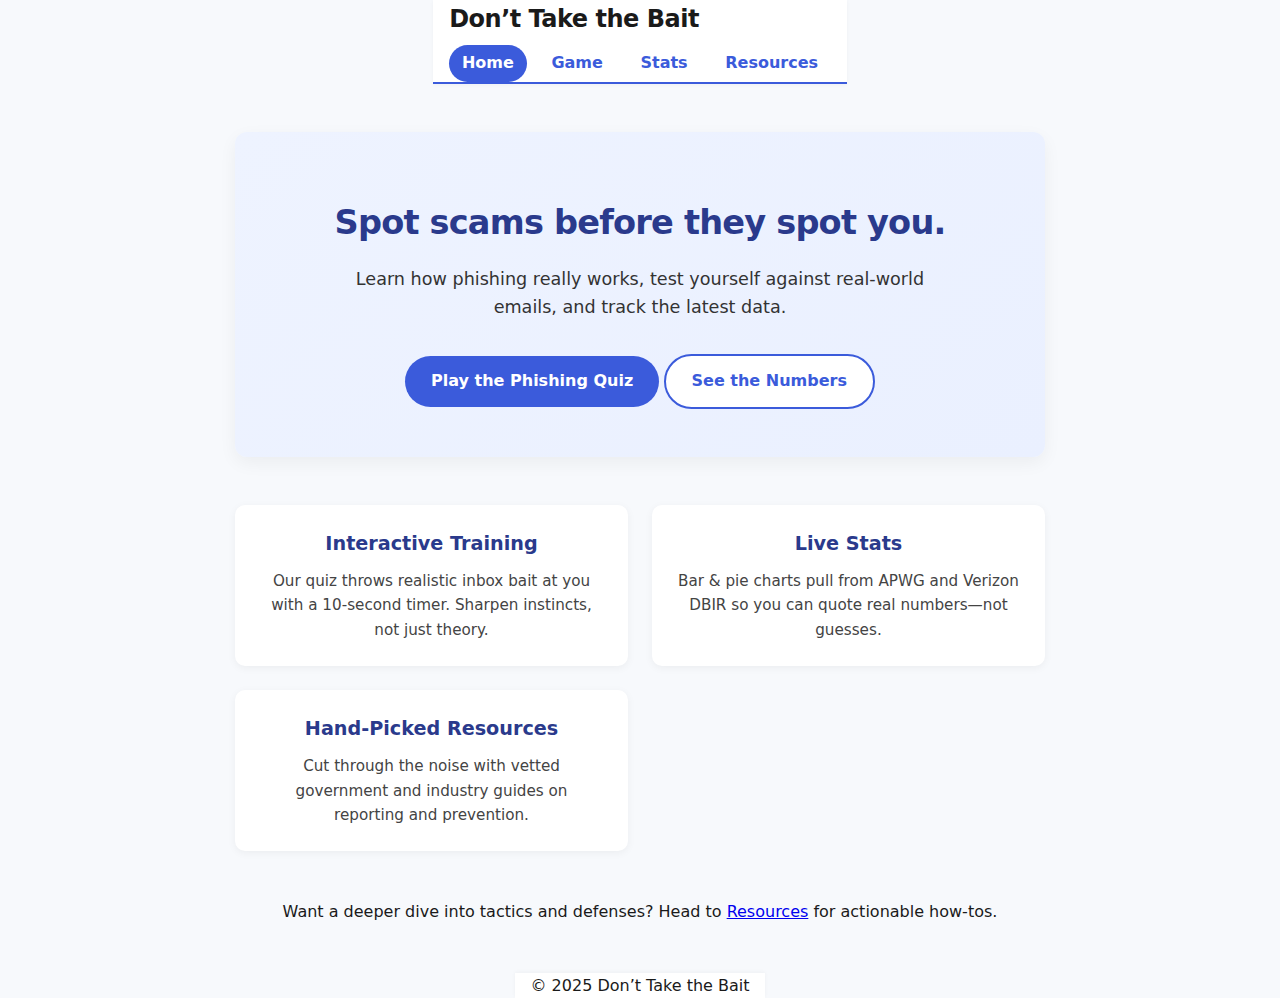
<file: index.html>
<!DOCTYPE html>
<html lang="en">
<head>
  <meta charset="UTF-8" />
  <meta name="viewport" content="width=device-width, initial-scale=1.0" />
  <title>Don't Take the Bait – Anti‑Phishing Hub</title>
  <link rel="stylesheet" href="style.css" />
</head>
<body>
  <header class="wrapper">
    <h1>Don’t Take the Bait</h1>
    <nav>
      <a href="index.html" aria-current="page">Home</a>
      <a href="game.html">Game</a>
      <a href="statistics.html">Stats</a>
      <a href="resources.html">Resources</a> <!-- far‑right on flex order -->
    </nav>
  </header>

  <main class="wrapper">
    <!-- HERO -->
    <section class="hero">
      <h2>Spot scams <span style="white-space:nowrap">before they spot you.</span></h2>
      <p>Learn how phishing really works, test yourself against real‑world emails, and track the latest data.</p>
      <a href="game.html" class="button">Play the Phishing Quiz</a>
      <a href="statistics.html" class="button secondary">See the Numbers</a>
    </section>

    <!-- FEATURE CARDS -->
    <section>
      <div class="card-grid">
        <div class="card">
          <h3>Interactive Training</h3>
          <p>Our quiz throws realistic inbox bait at you with a 10‑second timer. Sharpen instincts, not just theory.</p>
        </div>
        <div class="card">
          <h3>Live Stats</h3>
          <p>Bar & pie charts pull from APWG and Verizon DBIR so you can quote real numbers—not guesses.</p>
        </div>
        <div class="card">
          <h3>Hand‑Picked Resources</h3>
          <p>Cut through the noise with vetted government and industry guides on reporting and prevention.</p>
        </div>
      </div>
    </section>

    <!-- CALL TO ACTION -->
    <section class="text-center mt-2">
      <p>Want a deeper dive into tactics and defenses? Head to <a href="resources.html">Resources</a> for actionable how‑tos.</p>
    </section>
  </main>

  <footer class="wrapper">© 2025 Don’t Take the Bait</footer>
</body>
</html>
</file>
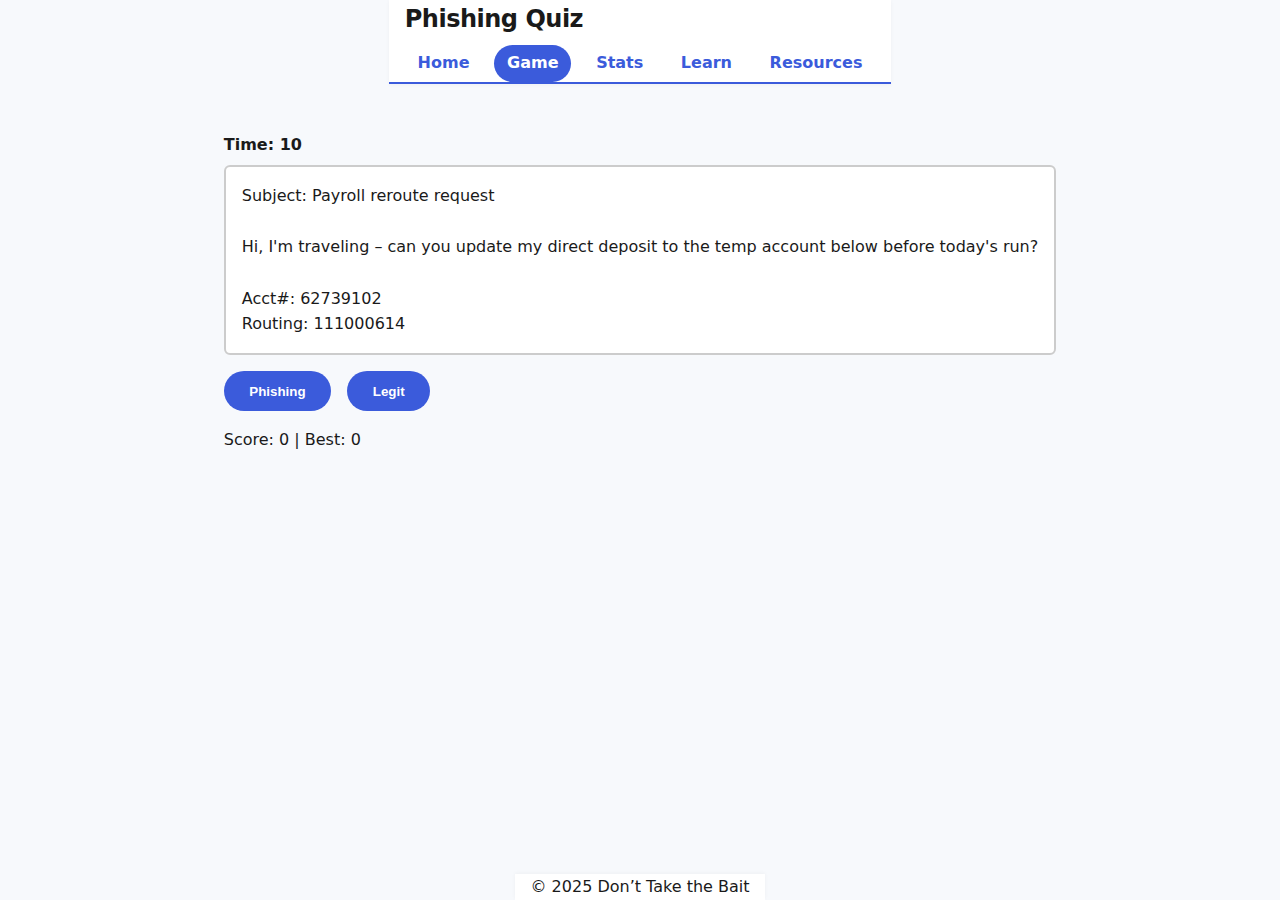
<file: game.html>
<!DOCTYPE html>
<html lang="en">
<head>
  <meta charset="UTF-8" />
  <meta name="viewport" content="width=device-width, initial-scale=1.0" />
  <title>Phishing Quiz – Don't Take the Bait</title>
  <link rel="stylesheet" href="style.css" />
  <style>
    /* page‑specific tweaks */
    .email-box{
      white-space:pre-line;
      border:2px solid #ccc;
      background:#fff;
      padding:1rem;
      border-radius:6px;
      min-height:160px;
      margin-bottom:1rem;
      transition:border .2s;
    }
    .email-box.correct{border-color:green;}
    .email-box.wrong{border-color:var(--danger);}
    #countdown{font-weight:bold;margin-bottom:.5rem;}
    .controls{display:flex;gap:1rem;margin-bottom:1rem;}
  </style>
</head>
<body>
  <header class="wrapper">
    <h1>Phishing Quiz</h1>
    <nav>
      <a href="index.html">Home</a>
      <a href="game.html" aria-current="page">Game</a>
      <a href="statistics.html">Stats</a>
      <a href="phishing.html">Learn</a> 
      <a href="resources.html">Resources</a>
    </nav>
  </header>

  <main class="wrapper">
    <section id="game">
      <p id="countdown">Time: 10</p>
      <div id="emailBox" class="email-box">Loading email…</div>

      <div class="controls">
        <button id="phishingBtn" class="button" type="button">Phishing</button>
        <button id="legitBtn" class="button" type="button">Legit</button>
      </div>

      <p id="feedback" class="feedback"></p>
      <p>Score: <span id="score">0</span> | Best: <span id="bestScore">0</span></p>
    </section>
  </main>

  <footer class="wrapper">© 2025 Don’t Take the Bait</footer>

  <script>
  // === simple data set – swap for external emails.json later ===
  const emails=[
    {email:`Subject: Payroll reroute request\n\nHi, I'm traveling – can you update my direct deposit to the temp account below before today's run?\n\nAcct#: 62739102\nRouting: 111000614`,answer:'phishing'},
    {email:`Subject: Amazon.com – your order #114‑9212478‑5733026 has shipped\n\nArriving: Friday, July 11\nTracking: https://www.ups.com/track?loc=en_US&tracknum=1Z5V123F019003726`,answer:'legit'},
    {email:`Subject: MFA reset required\n\nYour Microsoft 365 authentication expires today. Re‑enroll now: https://login.microsoftonline.com.ez‑auth.net`,answer:'phishing'},
    {email:`Subject: FPL – Your electricity bill is ready\n\nTotal due: $146.12\nView statement: https://fpl.com/login`,answer:'legit'},
    {email:`Subject: Package held – action needed\n\nUPS attempted delivery but needs confirmation of street number. Confirm within 24 h: https://bit.ly/3YkS0aL`,answer:'phishing'},
    {email:`Subject: Dropbox file shared with you\n\nJohn Smith shared “Q2 bonuses.pdf”. Log in to view: https://dropbox‑secure.files.dl‑storage.com`,answer:'phishing'},
    {email:`Subject: Zoom invitation – Weekly Ops Sync\n\nWhen: Wed 3 p.m. EST\nJoin: https://zoom.us/j/87423399122?pwd=T0x0NFlUa2pRZz09`,answer:'legit'},
    {email:`Subject: IRS Refund Notice\n\nWe recalculated your 2024 return. Claim additional refund: see attached form and submit today.`,answer:'phishing'}
  ];

  // === game state ===
  const emailBox=document.getElementById('emailBox');
  const countdownEl=document.getElementById('countdown');
  const scoreEl=document.getElementById('score');
  const bestEl=document.getElementById('bestScore');
  const feedbackEl=document.getElementById('feedback');
  const phBtn=document.getElementById('phishingBtn');
  const lgBtn=document.getElementById('legitBtn');

  let idx=0,score=0,timer=10,tickHandle;

  // load best score from localStorage
  bestEl.textContent=localStorage.best||0;

  // shuffle emails (Fisher‑Yates)
  (function shuffle(a){for(let i=a.length-1;i>0;i--){const j=Math.floor(Math.random()*(i+1));[a[i],a[j]]=[a[j],a[i]]}})(emails);

  startRound();

  function startRound(){
    if(idx>=emails.length){return endGame();}
    emailBox.textContent=emails[idx].email;
    emailBox.classList.remove('correct','wrong');
    timer=10;
    countdownEl.textContent='Time: '+timer;
    tickHandle=setInterval(tick,1000);
  }

  function tick(){
    timer--;
    countdownEl.textContent='Time: '+timer;
    if(timer<=0){clearInterval(tickHandle);handleAnswer('timeout');}
  }

  function handleAnswer(choice){
    clearInterval(tickHandle);
    const correct=emails[idx].answer===choice;
    if(correct){
      score++;scoreEl.textContent=score;
      emailBox.classList.add('correct');
      flash('#2ecc71');
      feedbackEl.textContent='Correct!';
    }else{
      emailBox.classList.add('wrong');
      flash('#d9372c');
      feedbackEl.textContent='Wrong';
    }
    idx++;
    setTimeout(()=>{feedbackEl.textContent='';startRound();},700);
  }

  function flash(color){
    document.body.style.backgroundColor=color;
    setTimeout(()=>{document.body.style.backgroundColor='var(--bg)';},200);
  }

  function endGame(){
    phBtn.disabled=lgBtn.disabled=true;
    feedbackEl.textContent='Game over – final score '+score;
    if(score>(+localStorage.best||0)){
      localStorage.best=score;
      bestEl.textContent=score;
    }
  }

  phBtn.addEventListener('click',()=>handleAnswer('phishing'));
  lgBtn.addEventListener('click',()=>handleAnswer('legit'));
  </script>
</body>
</html>
</file>
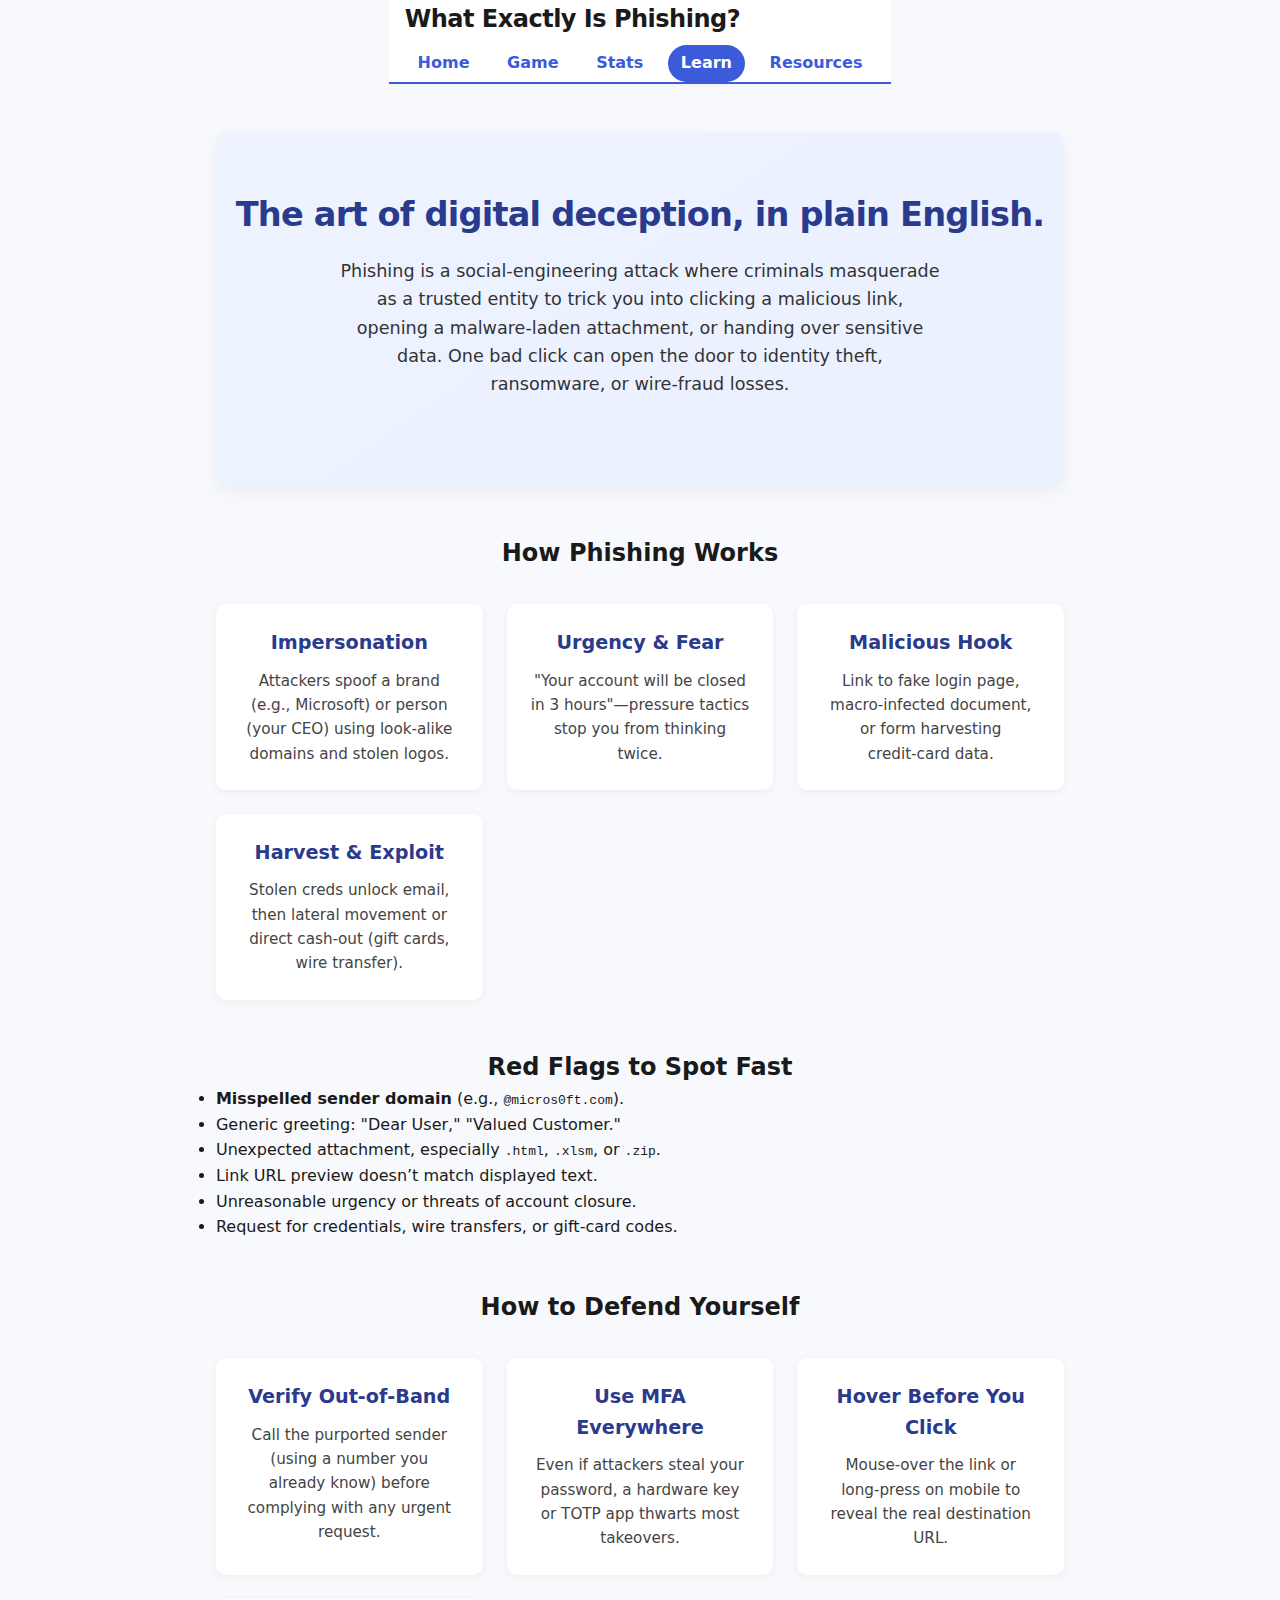
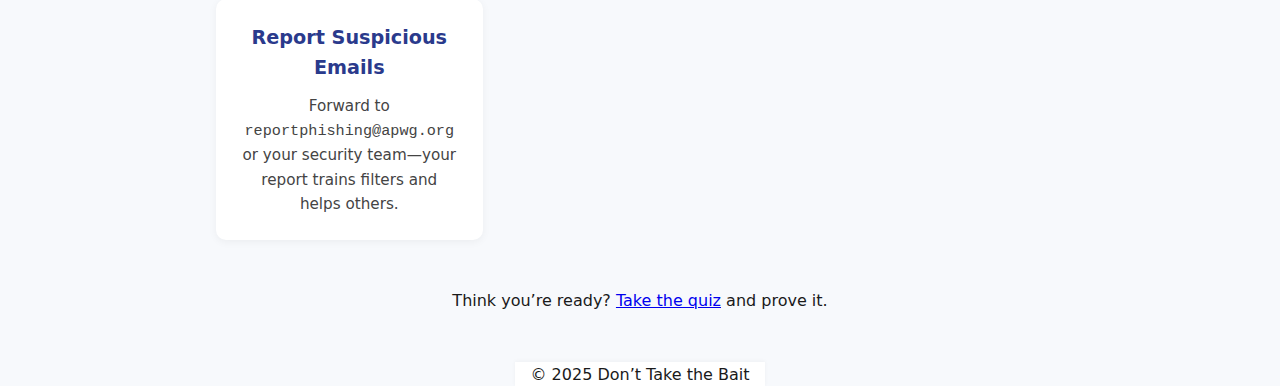
<file: phishing.html>
<!DOCTYPE html>
<html lang="en">
<head>
  <meta charset="UTF-8" />
  <meta name="viewport" content="width=device-width, initial-scale=1.0" />
  <title>What Is Phishing? | Don't Take the Bait</title>
  <link rel="stylesheet" href="style.css" />
</head>
<body>
  <header class="wrapper">
    <h1>What&nbsp;Exactly&nbsp;Is&nbsp;Phishing?</h1>
    <nav>
      <a href="index.html">Home</a>
      <a href="game.html">Game</a>
      <a href="statistics.html">Stats</a>
      <a href="phishing.html" aria-current="page">Learn</a>
      <a href="resources.html">Resources</a>
    </nav>
  </header>

  <main class="wrapper">
    <!-- Hero section -->
    <section class="hero" style="padding:3.5rem 1rem;">
      <h2>The art of digital&nbsp;deception, in plain English.</h2>
      <p>Phishing is a social‑engineering attack where criminals masquerade as a trusted entity to trick you into clicking a malicious link, opening a malware‑laden attachment, or handing over sensitive data. One bad click can open the door to identity theft, ransomware, or wire‑fraud losses.</p>
    </section>

    <!-- How it works -->
    <section>
      <h2 class="text-center">How Phishing Works</h2>
      <div class="card-grid">
        <div class="card">
          <h3>Impersonation</h3>
          <p>Attackers spoof a brand (e.g., Microsoft) or person (your CEO) using look‑alike domains and stolen logos.</p>
        </div>
        <div class="card">
          <h3>Urgency & Fear</h3>
          <p>"Your account will be closed in 3&nbsp;hours"—pressure tactics stop you from thinking twice.</p>
        </div>
        <div class="card">
          <h3>Malicious Hook</h3>
          <p>Link to fake login page, macro‑infected document, or form harvesting credit‑card data.</p>
        </div>
        <div class="card">
          <h3>Harvest & Exploit</h3>
          <p>Stolen creds unlock email, then lateral movement or direct cash‑out (gift cards, wire transfer).</p>
        </div>
      </div>
    </section>

    <!-- Red flags -->
    <section>
      <h2 class="text-center">Red Flags to Spot Fast</h2>
      <ul class="stats">
        <li><strong>Misspelled sender domain</strong> (e.g., <code>@micros0ft.com</code>).</li>
        <li>Generic greeting: "Dear User," "Valued Customer."</li>
        <li>Unexpected attachment, especially <code>.html</code>, <code>.xlsm</code>, or <code>.zip</code>.</li>
        <li>Link URL preview doesn’t match displayed text.</li>
        <li>Unreasonable urgency or threats of account closure.</li>
        <li>Request for credentials, wire transfers, or gift‑card codes.</li>
      </ul>
    </section>

    <!-- Prevention tips -->
    <section>
      <h2 class="text-center">How to Defend Yourself</h2>
      <div class="card-grid">
        <div class="card">
          <h3>Verify Out‑of‑Band</h3>
          <p>Call the purported sender (using a number you already know) before complying with any urgent request.</p>
        </div>
        <div class="card">
          <h3>Use MFA Everywhere</h3>
          <p>Even if attackers steal your password, a hardware key or TOTP app thwarts most takeovers.</p>
        </div>
        <div class="card">
          <h3>Hover Before You Click</h3>
          <p>Mouse‑over the link or long‑press on mobile to reveal the real destination URL.</p>
        </div>
        <div class="card">
          <h3>Report Suspicious Emails</h3>
          <p>Forward to <code>reportphishing@apwg.org</code> or your security team—your report trains filters and helps others.</p>
        </div>
      </div>
    </section>

    <!-- CTA -->
    <section class="text-center mt-2">
      <p>Think you’re ready? <a href="game.html">Take the quiz</a> and prove it.</p>
    </section>
  </main>

  <footer class="wrapper">© 2025 Don’t Take the Bait</footer>
</body>
</html>
</file>
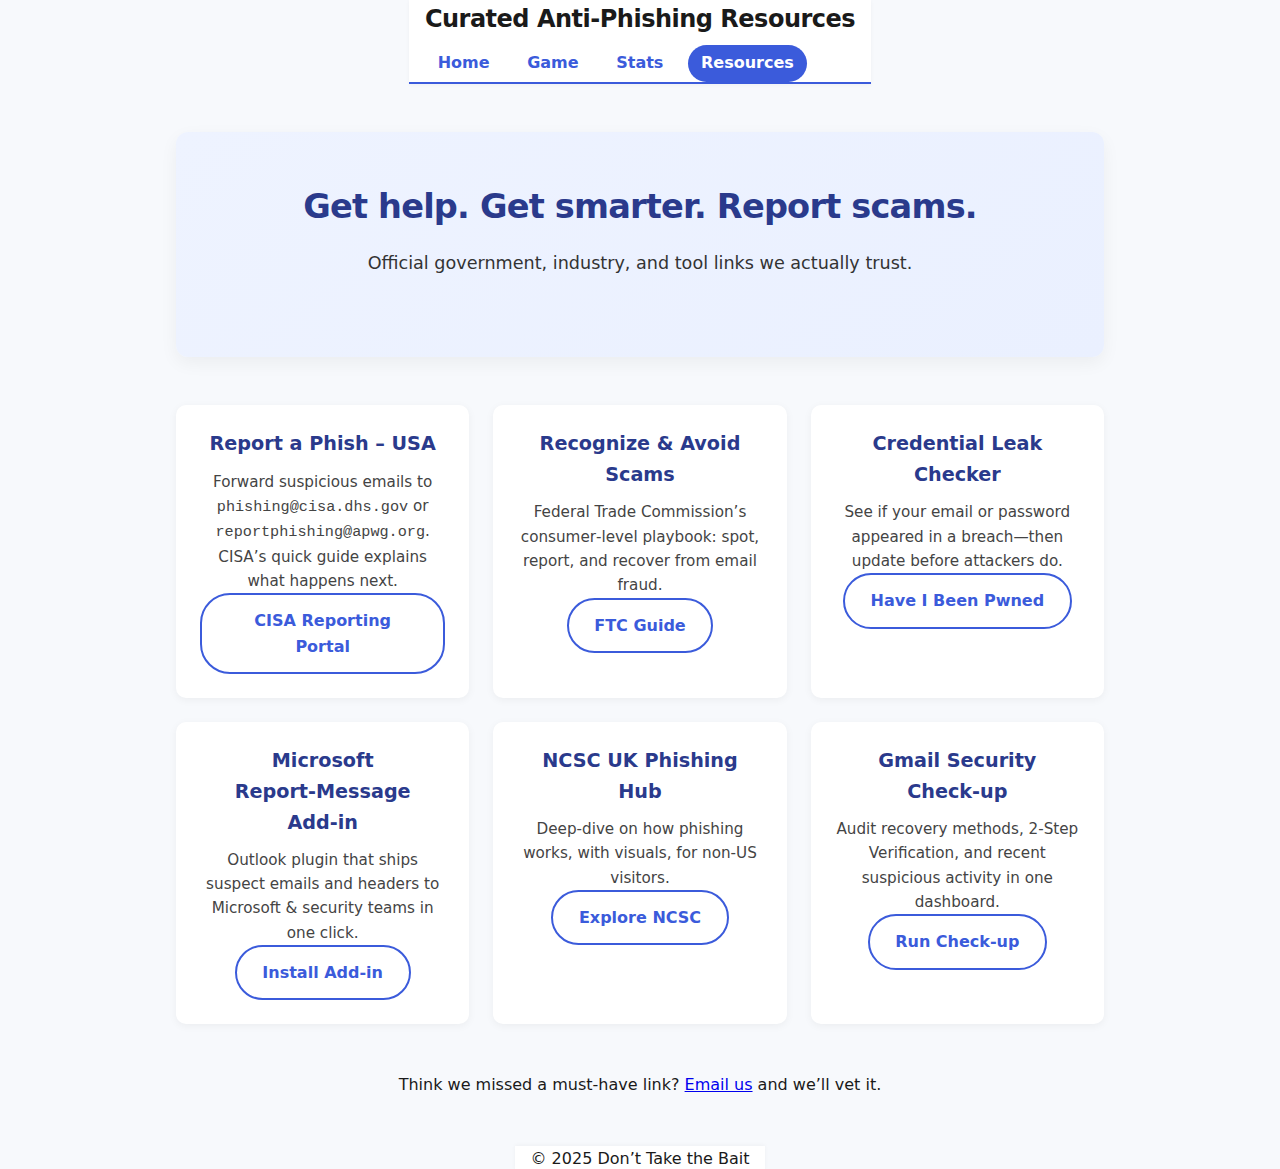
<file: resources.html>
<!DOCTYPE html>
<html lang="en">
<head>
  <meta charset="UTF-8" />
  <meta name="viewport" content="width=device-width, initial-scale=1.0" />
  <title>Phishing Resources | Don't Take the Bait</title>
  <link rel="stylesheet" href="style.css" />
</head>
<body>
  <!-- Header & nav (consistent) -->
  <header class="wrapper">
    <h1>Curated Anti‑Phishing Resources</h1>
    <nav>
      <a href="index.html">Home</a>
      <a href="game.html">Game</a>
      <a href="statistics.html">Stats</a>
      <a href="resources.html" aria-current="page">Resources</a>
    </nav>
  </header>

  <main class="wrapper">
    <!-- Intro hero lite -->
    <section class="hero" style="padding:3rem 1rem;">
      <h2>Get help. Get smarter. Report scams.</h2>
      <p>Official government, industry, and tool links we actually trust.</p>
    </section>

    <!-- Resource grid -->
    <section>
      <div class="card-grid">
        <div class="card">
          <h3>Report a Phish – USA</h3>
          <p>Forward suspicious emails to <code>phishing@cisa.dhs.gov</code> or <code>reportphishing@apwg.org</code>. CISA’s quick guide explains what happens next.</p>
          <a class="button secondary" href="https://www.cisa.gov/report-phishing" target="_blank" rel="noopener">CISA Reporting Portal</a>
        </div>
        <div class="card">
          <h3>Recognize & Avoid Scams</h3>
          <p>Federal Trade Commission’s consumer‑level playbook: spot, report, and recover from email fraud.</p>
          <a class="button secondary" href="https://consumer.ftc.gov/articles/how-recognize-and-avoid-phishing-scams" target="_blank" rel="noopener">FTC Guide</a>
        </div>
        <div class="card">
          <h3>Credential Leak Checker</h3>
          <p>See if your email or password appeared in a breach—then update before attackers do.</p>
          <a class="button secondary" href="https://haveibeenpwned.com/" target="_blank" rel="noopener">Have I Been Pwned</a>
        </div>
        <div class="card">
          <h3>Microsoft Report‑Message Add‑in</h3>
          <p>Outlook plugin that ships suspect emails and headers to Microsoft & security teams in one click.</p>
          <a class="button secondary" href="https://learn.microsoft.com/microsoft-365/security/office-365-security/report-junk-email-messages-outlook" target="_blank" rel="noopener">Install Add‑in</a>
        </div>
        <div class="card">
          <h3>NCSC UK Phishing Hub</h3>
          <p>Deep‑dive on how phishing works, with visuals, for non‑US visitors.</p>
          <a class="button secondary" href="https://www.ncsc.gov.uk/collection/phishing/how-phishing-works" target="_blank" rel="noopener">Explore NCSC</a>
        </div>
        <div class="card">
          <h3>Gmail Security Check‑up</h3>
          <p>Audit recovery methods, 2‑Step Verification, and recent suspicious activity in one dashboard.</p>
          <a class="button secondary" href="https://myaccount.google.com/security-checkup" target="_blank" rel="noopener">Run Check‑up</a>
        </div>
      </div>
    </section>

    <!-- Callout -->
    <section class="text-center mt-2">
      <p>Think we missed a must‑have link? <a href="mailto:admin@donttakethebait.example">Email us</a> and we’ll vet it.</p>
    </section>
  </main>

  <footer class="wrapper">© 2025 Don’t Take the Bait</footer>
</body>
</html>
</file>
<file: style.css>
/* === style.css — 2025‑07‑08 redesign === */

:root {
  --accent: #3b5bdb;        /* primary blue, softened */
  --accent-light: #eef3ff;  /* tint for backgrounds */
  --danger: #d9372c;
  --bg: #f7f9fc;
  --text: #1a1a1a;
  --font: 'Segoe UI', system-ui, Arial, sans-serif;
}

/* ——— Base reset ——— */
* { box-sizing: border-box; margin: 0; padding: 0; }
html { scroll-behavior: smooth; }
body {
  font-family: var(--font);
  background: var(--bg);
  color: var(--text);
  line-height: 1.6;
  display: flex;
  flex-direction: column;
  min-height: 100vh;
}

/* ——— Layout helpers ——— */
.wrapper {
  max-width: 960px;
  margin-inline: auto;
  padding: 0 1rem;
}
section { margin-block: 3rem; }
.text-center { text-align: center; }
.mt-2 { margin-top: 2rem; }

/* ——— Header & nav ——— */
header {
  background: #fff;
  border-bottom: 2px solid var(--accent);
  padding: 1rem 0;
  box-shadow: 0 1px 4px rgba(0, 0, 0, .04);
}
header h1 {
  font-size: 1.5rem;
  margin-bottom: .4rem;
  letter-spacing: -.5px;
}
nav {
  display: flex;
  gap: .75rem;
  flex-wrap: wrap;
}
nav a {
  text-decoration: none;
  color: var(--accent);
  font-weight: 600;
  padding: .35rem .8rem;
  border-radius: 20px;
  transition: background .2s, color .2s;
}
nav a[aria-current],
nav a:hover { background: var(--accent); color: #fff; }

/* ——— Footer ——— */
footer {
  background: #fff;
  padding: 1.2rem;
  text-align: center;
  margin-top: auto;
  box-shadow: 0 -1px 4px rgba(0, 0, 0, .04);
}

/* ——— Hero ——— */
.hero {
  background: linear-gradient(145deg, var(--accent-light) 0%, #eaf0ff 100%);
  padding: 4rem 1rem 3rem;
  border-radius: 12px;
  text-align: center;
  box-shadow: 0 6px 18px rgba(0, 0, 0, .05);
}
.hero h2 {
  font-size: 2.1rem;
  font-weight: 700;
  margin-bottom: 1rem;
  letter-spacing: -.8px;
  color: #2a3a8c;
}
.hero p {
  font-size: 1.1rem;
  margin: 0 auto 2rem;
  max-width: 600px;
  color: #333;
}

/* ——— Buttons ——— */
.button {
  display: inline-block;
  padding: .8rem 1.6rem;
  border: none;
  border-radius: 30px;
  background: var(--accent);
  color: #fff;
  font-weight: 600;
  text-decoration: none;
  cursor: pointer;
  transition: opacity .2s, transform .15s;
}
.button:hover {
  opacity: .9;
  transform: translateY(-1px);
}
.button.secondary {
  background: #fff;
  color: var(--accent);
  border: 2px solid var(--accent);
}
button[disabled] { opacity: .4; cursor: not-allowed; }

/* ——— Card grid ——— */
.card-grid {
  display: grid;
  grid-template-columns: repeat(auto-fit, minmax(260px, 1fr));
  gap: 1.5rem;
  margin-top: 2rem;
}
.card {
  background: #fff;
  padding: 1.5rem;
  border-radius: 10px;
  box-shadow: 0 2px 8px rgba(0, 0, 0, .05);
  text-align: center;
  transition: transform .15s;
}
.card:hover { transform: translateY(-4px); }
.card h3 { margin-bottom: .6rem; font-size: 1.2rem; color: #2a3a8c; }
.card p { font-size: .95rem; color: #444; }

/* ——— Game-specific tweaks ——— */
.email-box {
  white-space: pre-line;
  border: 2px solid #ccc;
  background: #fff;
  padding: 1rem;
  border-radius: 6px;
  min-height: 160px;
  margin-bottom: 1rem;
  transition: border .2s;
}
.email-box.correct { border-color: green; }
.email-box.wrong   { border-color: var(--danger); }

/* ——— Statistics & charts ——— */
.chart-wrap {
  background: #fff;
  padding: 1.5rem;
  border-radius: 10px;
  box-shadow: 0 4px 8px rgba(0, 0, 0, .05);
  overflow-x: auto;
}
canvas { display: block; max-width: 100%; height: auto; margin-inline: auto; }

figcaption { font-size: .8rem; color: #666; margin-top: .75rem; line-height: 1.5; word-break: break-word; }

/* ——— Misc ——— */
.note { font-size: .9rem; color: #444; font-style: italic; margin-bottom: 1.5rem; }
</file>
